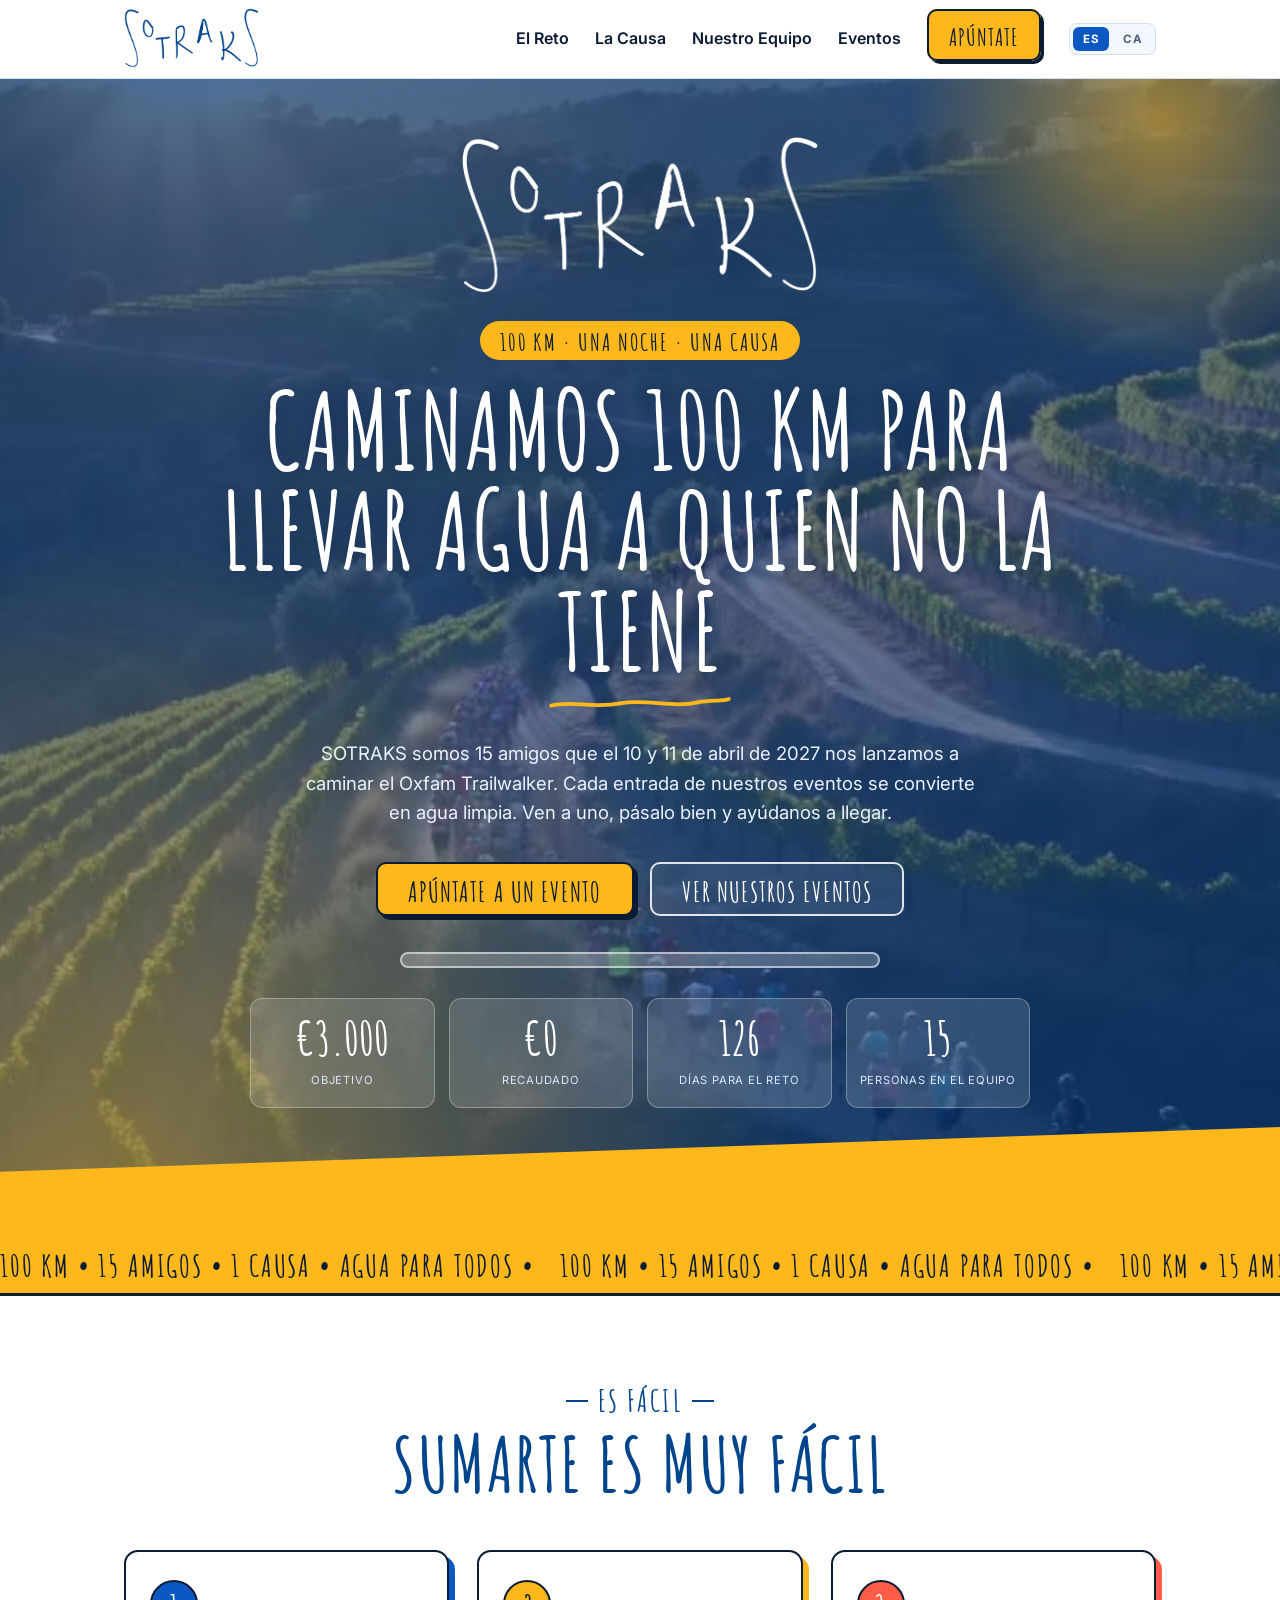
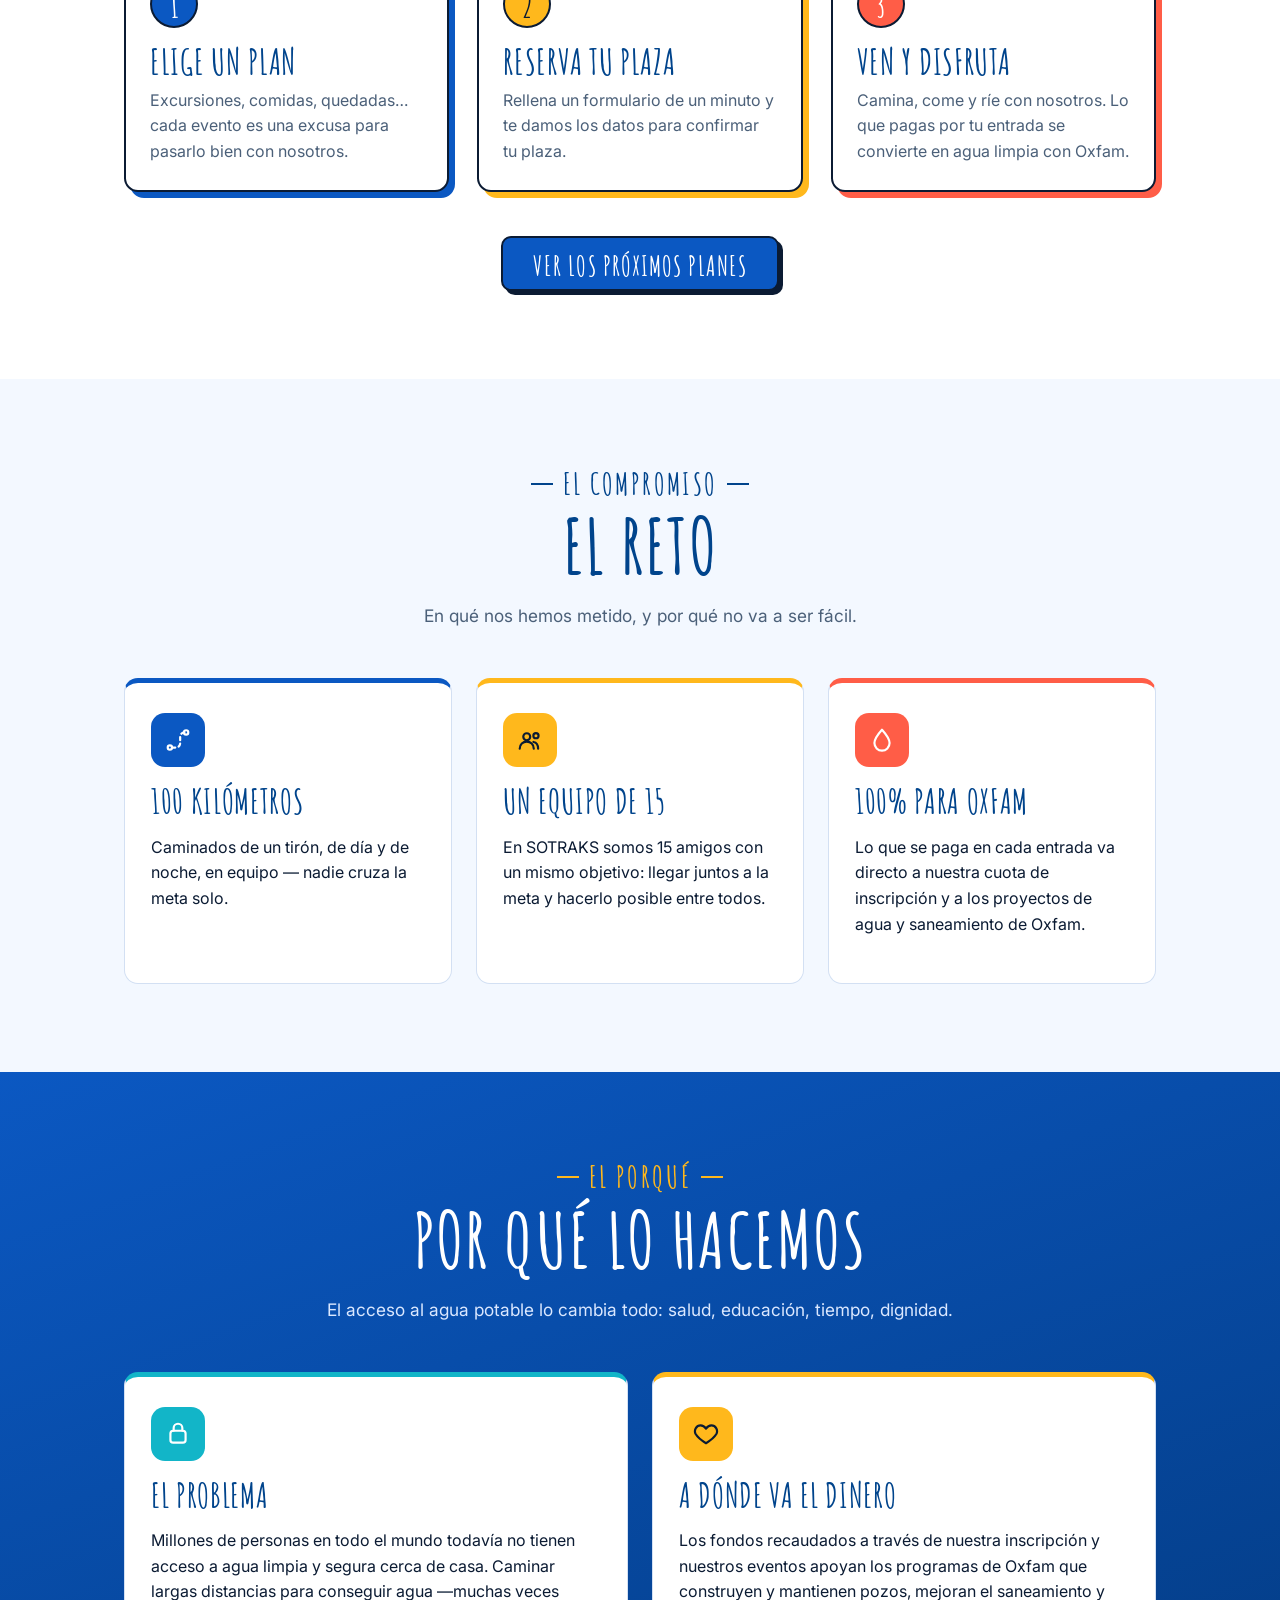
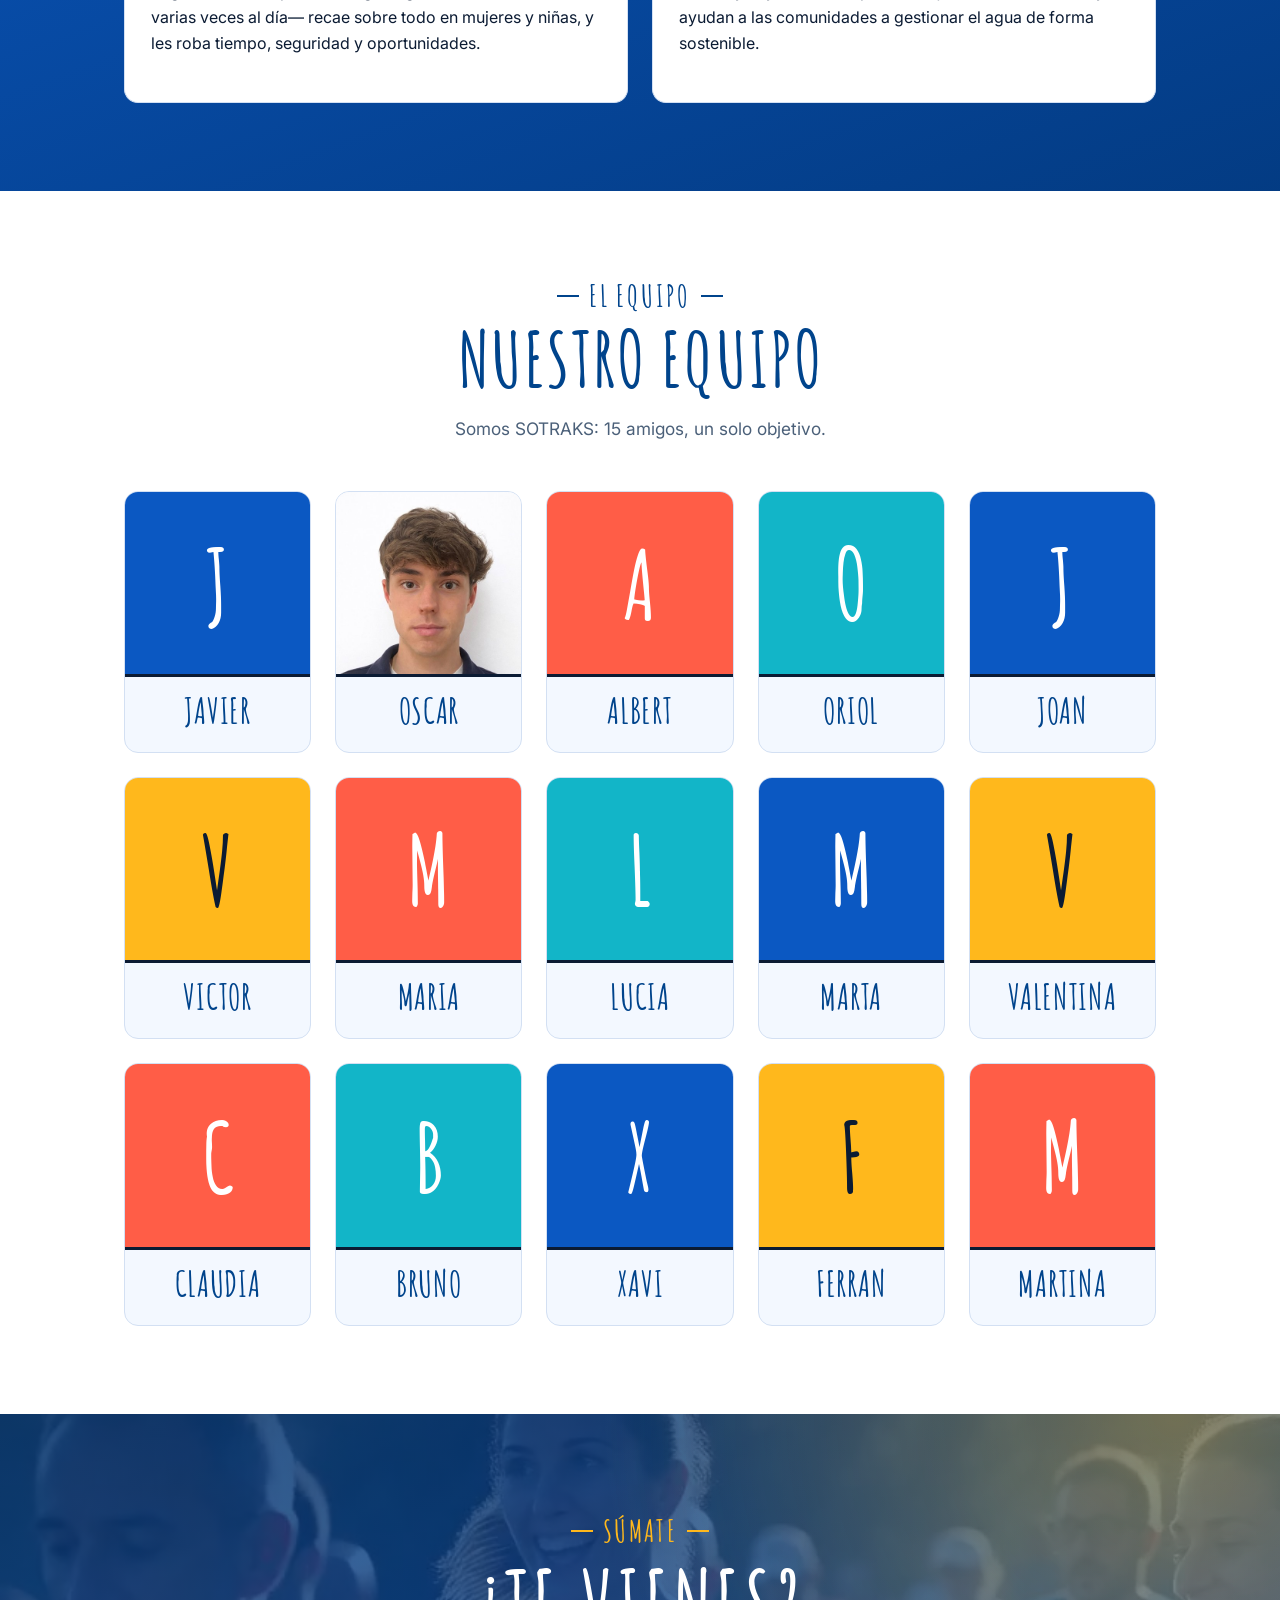
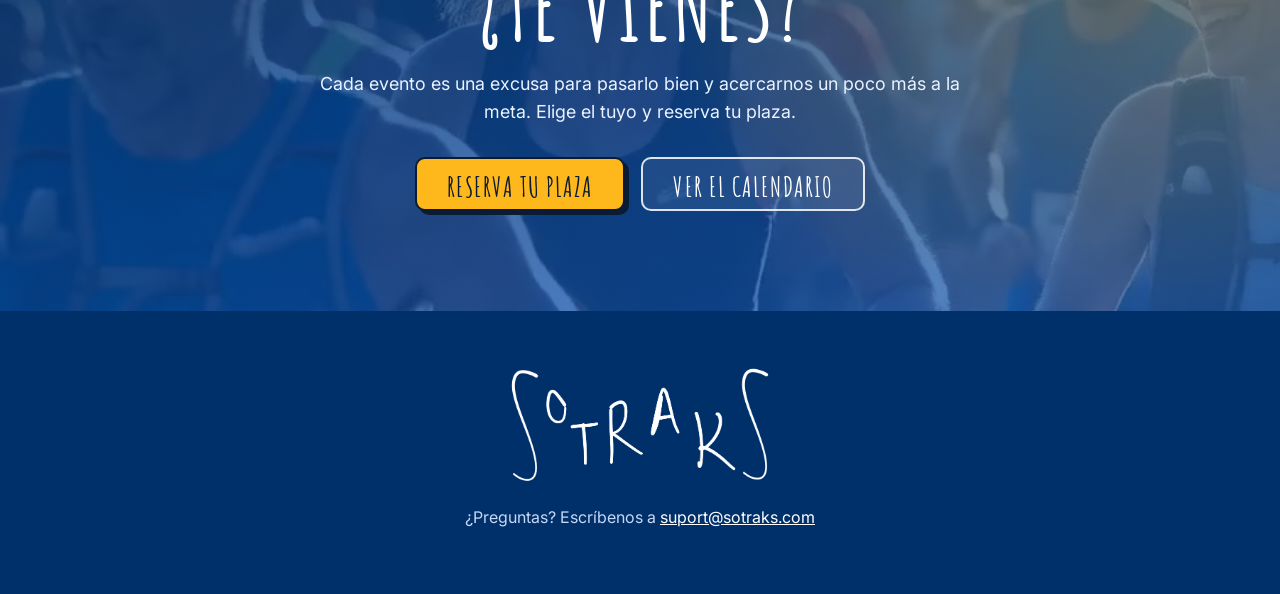
<file: index.html>
<!doctype html>
<html lang="es">
<head>
  <meta charset="UTF-8">
  <meta name="viewport" content="width=device-width, initial-scale=1.0">
  <title>SOTRAKS · Oxfam Trailwalker</title>
  <link rel="preconnect" href="https://fonts.googleapis.com">
  <link rel="preconnect" href="https://fonts.gstatic.com" crossorigin>
  <link href="https://fonts.googleapis.com/css2?family=Amatic+SC:wght@400;700&family=Space+Mono:wght@400;700&family=Inter:wght@400;500;600;700&display=swap" rel="stylesheet">
  <link rel="stylesheet" href="css/styles.css">
</head>
<body>

  <header class="site-header" data-site-header>
    <nav class="nav">
      <a class="brand" href="index.html"><img src="images/logo.png" alt="SOTRAKS"></a>
      <button class="nav-toggle" type="button" data-nav-toggle aria-label="Abrir menú" aria-expanded="false">
        <span></span><span></span><span></span>
      </button>
      <div class="nav-menu" data-nav-menu>
        <ul>
          <li><a href="index.html#challenge" data-i18n="nav.challenge"></a></li>
          <li><a href="index.html#cause" data-i18n="nav.cause"></a></li>
          <li><a href="index.html#team" data-i18n="nav.team"></a></li>
          <li><a href="events.html" data-i18n="nav.events"></a></li>
          <li class="cta-item"><a class="cta" data-i18n="nav.cta" href="inscripcion.html"></a></li>
        </ul>
        <div class="lang-switch" data-lang-switch>
          <button type="button" data-lang-btn="es">ES</button>
          <button type="button" data-lang-btn="ca">CA</button>
        </div>
      </div>
    </nav>
  </header>

  <section class="hero">
    <video class="hero-video" autoplay muted loop playsinline preload="auto" poster="video/hero-poster.jpg" aria-hidden="true">
      <source src="video/hero.mp4" type="video/mp4">
    </video>
    <div class="hero-overlay" aria-hidden="true"></div>
    <div class="container">
      <img class="hero-logo" src="images/logo-white.png" alt="SOTRAKS">
      <div class="eyebrow" data-i18n="hero.eyebrow"></div>
      <h1 data-i18n="hero.headline"></h1>
      <svg class="trail-underline" viewBox="0 0 220 26" aria-hidden="true">
        <path d="M5,15 C30,8 52,19 88,12 C118,7 150,18 178,11 C196,8 208,10 215,7" fill="none" stroke="currentColor" stroke-width="4.5" stroke-linecap="round"/>
      </svg>
      <p class="lead" data-i18n="hero.lead"></p>

      <div class="button-row">
        <a class="btn btn-primary" data-i18n="hero.ctaPrimary" href="inscripcion.html"></a>
        <a class="btn btn-secondary" href="events.html" data-i18n="hero.ctaSecondary"></a>
      </div>

      <div class="next-event" data-next-event hidden></div>

      <div class="progress-wrap">
        <div class="progress-bar" data-progress-bar style="width: 0%"></div>
      </div>

      <div class="hero-stats">
        <div class="stat">
          <span class="value" data-stat="goal">—</span>
          <span class="label" data-i18n="hero.statGoalLabel"></span>
        </div>
        <div class="stat">
          <span class="value" data-stat="raised">—</span>
          <span class="label" data-i18n="hero.statRaisedLabel"></span>
        </div>
        <div class="stat">
          <span class="value" data-stat="days">—</span>
          <span class="label" data-i18n="hero.statDaysLabel"></span>
        </div>
        <div class="stat">
          <span class="value" data-stat="team">—</span>
          <span class="label" data-i18n="hero.statTeamLabel"></span>
        </div>
      </div>
    </div>
    <div class="hero-cut to-sun" aria-hidden="true"></div>
  </section>

  <div class="ticker" aria-hidden="true">
    <div class="ticker-track">
      <span data-i18n="ticker.text"></span>
      <span data-i18n="ticker.text"></span>
      <span data-i18n="ticker.text"></span>
      <span data-i18n="ticker.text"></span>
      <span data-i18n="ticker.text"></span>
      <span data-i18n="ticker.text"></span>
      <span data-i18n="ticker.text"></span>
      <span data-i18n="ticker.text"></span>
    </div>
  </div>

  <section id="how" class="alt">
    <div class="container">
      <div class="section-heading reveal">
        <div class="kicker" data-i18n="how.kicker"></div>
        <h2 data-i18n="how.heading"></h2>
      </div>
      <div class="steps">
        <div class="step reveal">
          <div class="step-num">1</div>
          <h3 data-i18n="how.step1Title"></h3>
          <p data-i18n="how.step1Body"></p>
        </div>
        <div class="step reveal">
          <div class="step-num">2</div>
          <h3 data-i18n="how.step2Title"></h3>
          <p data-i18n="how.step2Body"></p>
        </div>
        <div class="step reveal">
          <div class="step-num">3</div>
          <h3 data-i18n="how.step3Title"></h3>
          <p data-i18n="how.step3Body"></p>
        </div>
      </div>
      <div class="center reveal">
        <a class="btn btn-solid" href="events.html" data-i18n="how.cta"></a>
      </div>
    </div>
  </section>

  <section id="challenge">
    <div class="container">
      <div class="section-heading reveal">
        <div class="kicker" data-i18n="challenge.kicker"></div>
        <h2 data-i18n="challenge.heading"></h2>
        <p data-i18n="challenge.subheading"></p>
      </div>
      <div class="grid cols-3">
        <div class="card reveal">
          <div class="icon-badge">
            <svg viewBox="0 0 24 24"><circle cx="4.5" cy="19" r="2"/><path d="M6.5 19h3.5a4 4 0 0 0 4-4V9a4 4 0 0 1 4-4h1.5" stroke-dasharray="3 3.2"/><circle cx="19.5" cy="5" r="2"/></svg>
          </div>
          <h3 data-i18n="challenge.card1Title"></h3>
          <p data-i18n="challenge.card1Body"></p>
        </div>
        <div class="card reveal">
          <div class="icon-badge">
            <svg viewBox="0 0 24 24"><circle cx="9" cy="9" r="3.2"/><path d="M2.5 20c0-4 3-6.5 6.5-6.5s6.5 2.5 6.5 6.5"/><circle cx="17.5" cy="8" r="2.4"/><path d="M15.2 13.8c2.7.5 4.3 2.5 4.3 6.2"/></svg>
          </div>
          <h3 data-i18n="challenge.card2Title"></h3>
          <p data-i18n="challenge.card2Body"></p>
        </div>
        <div class="card reveal">
          <div class="icon-badge">
            <svg viewBox="0 0 24 24"><path d="M12 2.5s7 7.8 7 12.3a7 7 0 1 1-14 0c0-4.5 7-12.3 7-12.3z"/></svg>
          </div>
          <h3 data-i18n="challenge.card3Title"></h3>
          <p data-i18n="challenge.card3Body"></p>
        </div>
      </div>
    </div>
  </section>

  <section id="cause" class="on-blue">
    <div class="container">
      <div class="section-heading reveal">
        <div class="kicker" data-i18n="cause.kicker"></div>
        <h2 data-i18n="cause.heading"></h2>
        <p data-i18n="cause.subheading"></p>
      </div>
      <div class="grid cols-2">
        <div class="card reveal">
          <div class="icon-badge">
            <svg viewBox="0 0 24 24"><rect x="5" y="9" width="14" height="11" rx="2.5"/><path d="M8 9V6.5a4 4 0 0 1 8 0V9"/></svg>
          </div>
          <h3 data-i18n="cause.problemTitle"></h3>
          <p data-i18n="cause.problemBody"></p>
        </div>
        <div class="card reveal">
          <div class="icon-badge">
            <svg viewBox="0 0 24 24"><path d="M12 20.5s-7.2-4.4-9.7-8.7C.7 8.3 3.2 4 7 4c2 0 3.6 1 5 3 1.4-2 3-3 5-3 3.8 0 6.3 4.3 4.7 7.8-2.5 4.3-9.7 8.7-9.7 8.7z"/></svg>
          </div>
          <h3 data-i18n="cause.moneyTitle"></h3>
          <p data-i18n="cause.moneyBody"></p>
        </div>
      </div>
    </div>
  </section>

  <section id="team" class="alt">
    <div class="container">
      <div class="section-heading reveal">
        <div class="kicker" data-i18n="team.kicker"></div>
        <h2 data-i18n="team.heading"></h2>
        <p data-i18n="team.subheading"></p>
      </div>
      <div class="grid cols-3" data-team-list></div>
    </div>
  </section>

  <section class="cta-band">
    <div class="container">
      <div class="section-heading reveal">
        <div class="kicker" data-i18n="helpSection.kicker"></div>
        <h2 data-i18n="helpSection.heading"></h2>
        <p data-i18n="helpSection.subheading"></p>
      </div>
      <div class="button-row reveal">
        <a class="btn btn-primary" data-i18n="helpSection.ctaPrimary" href="inscripcion.html"></a>
        <a class="btn btn-secondary" href="events.html" data-i18n="helpSection.ctaSecondary"></a>
      </div>
    </div>
  </section>

  <footer class="site-footer">
    <div class="container">
      <img class="footer-logo" src="images/logo-white.png" alt="SOTRAKS">
      <p><span data-i18n="footerHome.contact"></span> <a data-contact-email href="#"></a></p>
      <div class="socials" data-socials></div>
    </div>
  </footer>

  <script src="js/site.js"></script>
</body>
</html>
</file>
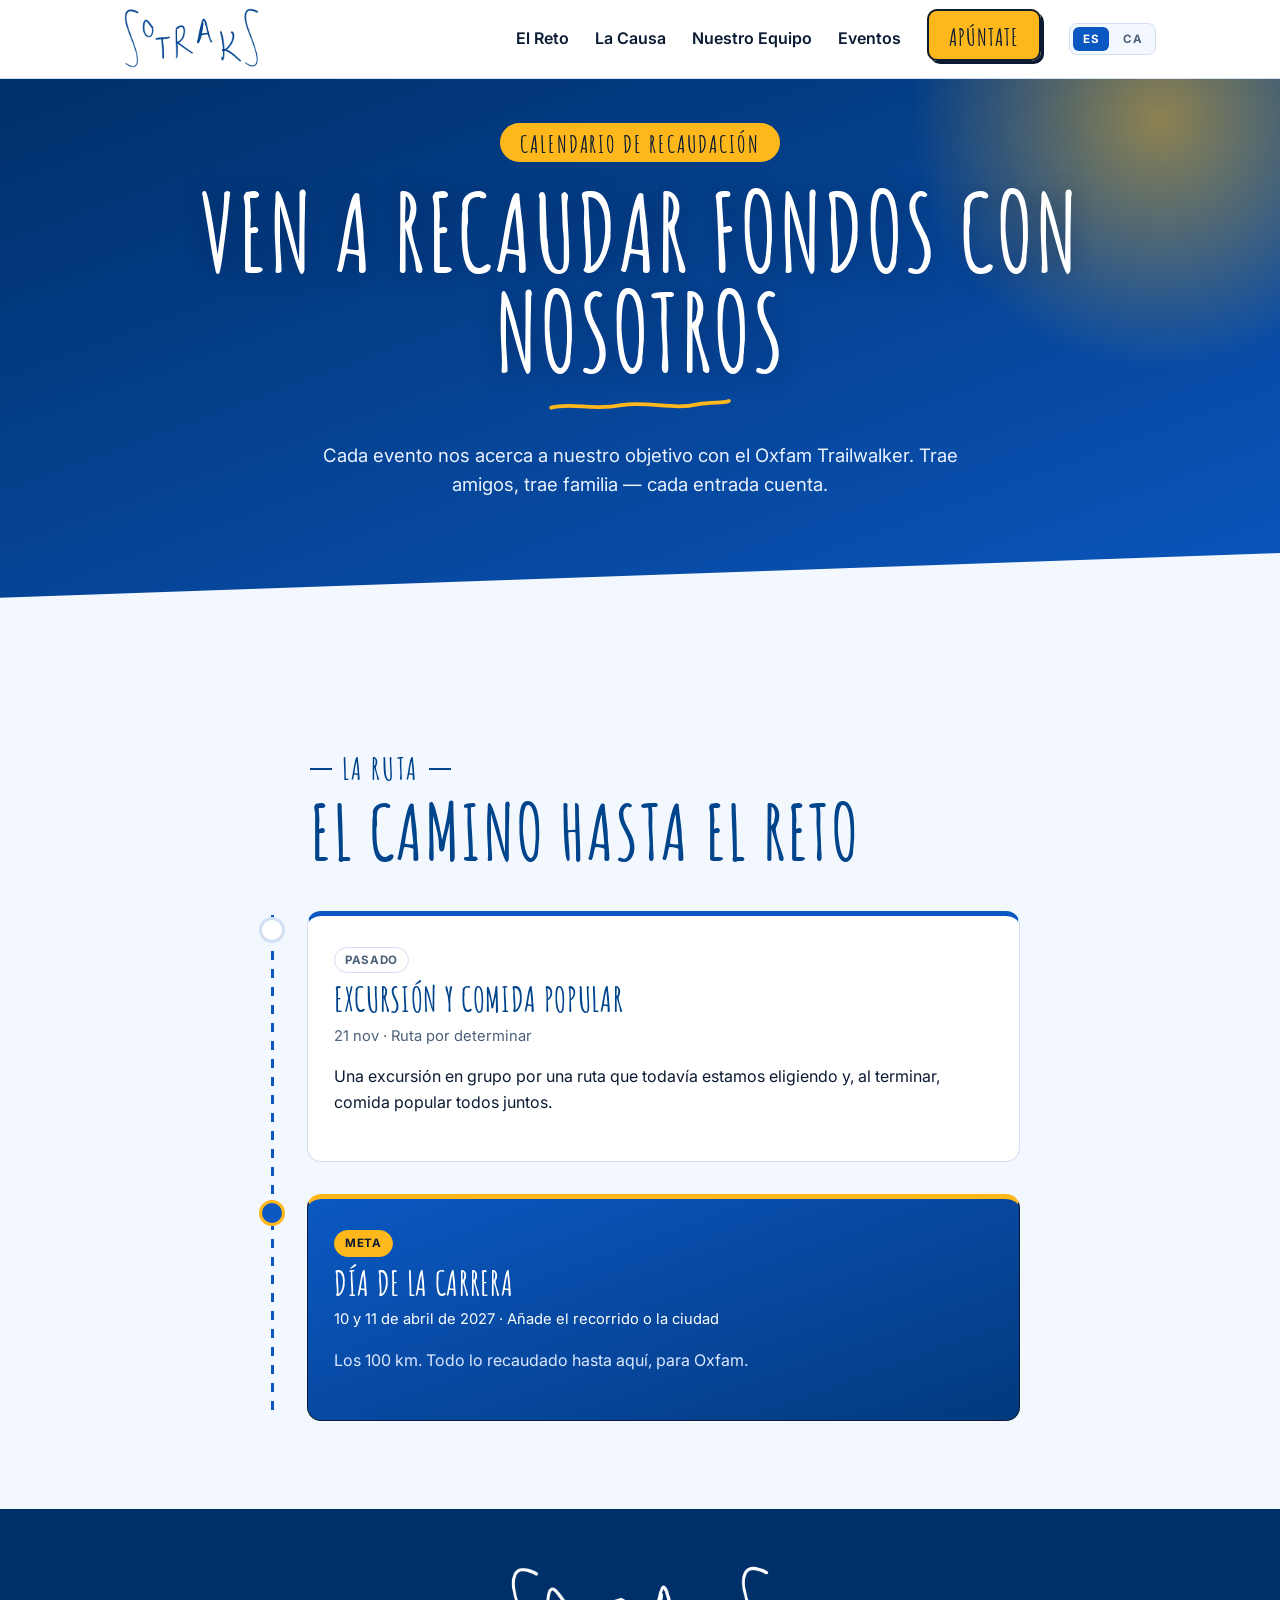
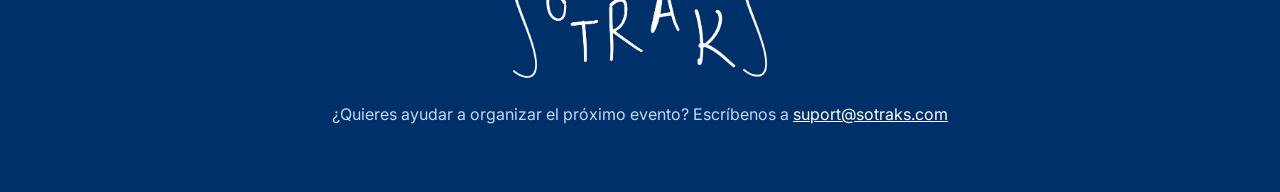
<file: events.html>
<!doctype html>
<html lang="es">
<head>
  <meta charset="UTF-8">
  <meta name="viewport" content="width=device-width, initial-scale=1.0">
  <title>SOTRAKS · Eventos</title>
  <link rel="preconnect" href="https://fonts.googleapis.com">
  <link rel="preconnect" href="https://fonts.gstatic.com" crossorigin>
  <link href="https://fonts.googleapis.com/css2?family=Amatic+SC:wght@400;700&family=Space+Mono:wght@400;700&family=Inter:wght@400;500;600;700&display=swap" rel="stylesheet">
  <link rel="stylesheet" href="css/styles.css">
</head>
<body>

  <header class="site-header" data-site-header>
    <nav class="nav">
      <a class="brand" href="index.html"><img src="images/logo.png" alt="SOTRAKS"></a>
      <button class="nav-toggle" type="button" data-nav-toggle aria-label="Abrir menú" aria-expanded="false">
        <span></span><span></span><span></span>
      </button>
      <div class="nav-menu" data-nav-menu>
        <ul>
          <li><a href="index.html#challenge" data-i18n="nav.challenge"></a></li>
          <li><a href="index.html#cause" data-i18n="nav.cause"></a></li>
          <li><a href="index.html#team" data-i18n="nav.team"></a></li>
          <li><a href="events.html" data-i18n="nav.events"></a></li>
          <li class="cta-item"><a class="cta" data-i18n="nav.cta" href="inscripcion.html"></a></li>
        </ul>
        <div class="lang-switch" data-lang-switch>
          <button type="button" data-lang-btn="es">ES</button>
          <button type="button" data-lang-btn="ca">CA</button>
        </div>
      </div>
    </nav>
  </header>

  <section class="hero hero-compact">
    <div class="container">
      <div class="eyebrow" data-i18n="eventsPage.eyebrow"></div>
      <h1 data-i18n="eventsPage.headline"></h1>
      <svg class="trail-underline" viewBox="0 0 220 26" aria-hidden="true">
        <path d="M5,15 C30,8 52,19 88,12 C118,7 150,18 178,11 C196,8 208,10 215,7" fill="none" stroke="currentColor" stroke-width="4.5" stroke-linecap="round"/>
      </svg>
      <p class="lead" data-i18n="eventsPage.lead"></p>
    </div>
    <div class="hero-cut" aria-hidden="true"></div>
  </section>

  <section>
    <div class="container">
      <div class="section-heading reveal" style="text-align:left; margin-bottom:40px;">
        <div class="kicker" data-i18n="eventsPage.kicker"></div>
        <h2 data-i18n="eventsPage.timelineHeading"></h2>
      </div>
      <div class="trail" data-timeline></div>
    </div>
  </section>

  <footer class="site-footer">
    <div class="container">
      <img class="footer-logo" src="images/logo-white.png" alt="SOTRAKS">
      <p><span data-i18n="eventsPage.footerContact"></span> <a data-contact-email href="#"></a></p>
      <div class="socials" data-socials></div>
    </div>
  </footer>

  <script src="js/site.js"></script>
  <script src="js/events.js"></script>
</body>
</html>
</file>
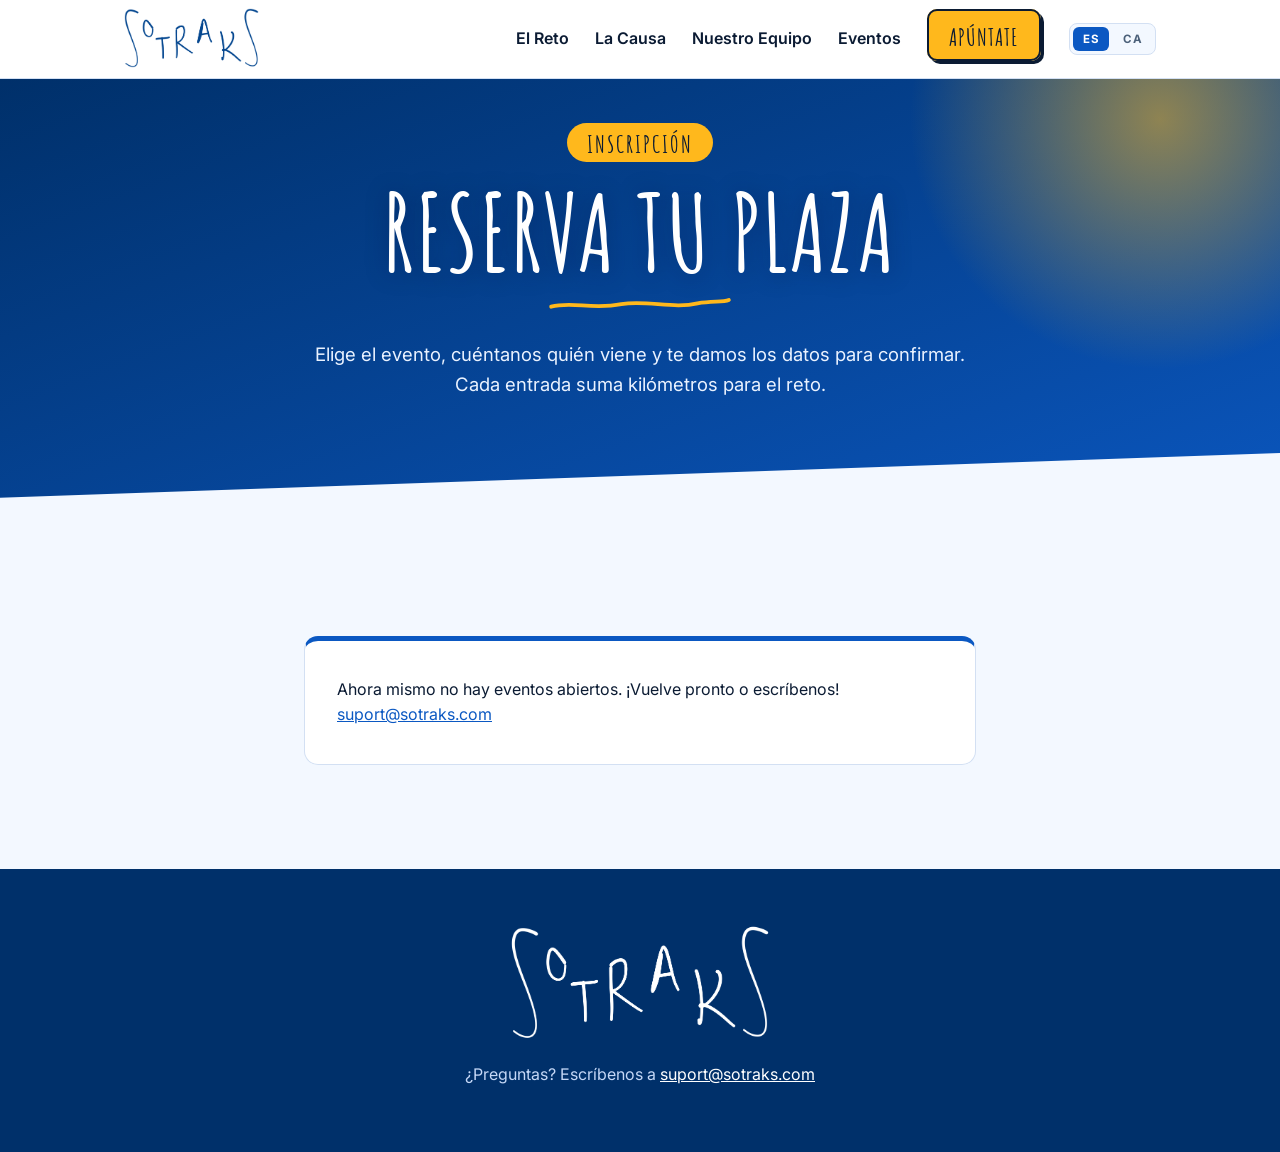
<file: inscripcion.html>
<!doctype html>
<html lang="es">
<head>
  <meta charset="UTF-8">
  <meta name="viewport" content="width=device-width, initial-scale=1.0">
  <title>SOTRAKS · Inscripción</title>
  <link rel="preconnect" href="https://fonts.googleapis.com">
  <link rel="preconnect" href="https://fonts.gstatic.com" crossorigin>
  <link href="https://fonts.googleapis.com/css2?family=Amatic+SC:wght@400;700&family=Space+Mono:wght@400;700&family=Inter:wght@400;500;600;700&display=swap" rel="stylesheet">
  <link rel="stylesheet" href="css/styles.css">
</head>
<body>

  <header class="site-header" data-site-header>
    <nav class="nav">
      <a class="brand" href="index.html"><img src="images/logo.png" alt="SOTRAKS"></a>
      <button class="nav-toggle" type="button" data-nav-toggle aria-label="Abrir menú" aria-expanded="false">
        <span></span><span></span><span></span>
      </button>
      <div class="nav-menu" data-nav-menu>
        <ul>
          <li><a href="index.html#challenge" data-i18n="nav.challenge"></a></li>
          <li><a href="index.html#cause" data-i18n="nav.cause"></a></li>
          <li><a href="index.html#team" data-i18n="nav.team"></a></li>
          <li><a href="events.html" data-i18n="nav.events"></a></li>
          <li class="cta-item"><a class="cta" data-i18n="nav.cta" href="inscripcion.html"></a></li>
        </ul>
        <div class="lang-switch" data-lang-switch>
          <button type="button" data-lang-btn="es">ES</button>
          <button type="button" data-lang-btn="ca">CA</button>
        </div>
      </div>
    </nav>
  </header>

  <section class="hero hero-compact">
    <div class="container">
      <div class="eyebrow" data-i18n="signup.eyebrow"></div>
      <h1 data-i18n="signup.headline"></h1>
      <svg class="trail-underline" viewBox="0 0 220 26" aria-hidden="true">
        <path d="M5,15 C30,8 52,19 88,12 C118,7 150,18 178,11 C196,8 208,10 215,7" fill="none" stroke="currentColor" stroke-width="4.5" stroke-linecap="round"/>
      </svg>
      <p class="lead" data-i18n="signup.lead"></p>
    </div>
    <div class="hero-cut" aria-hidden="true"></div>
  </section>

  <section class="signup">
    <div class="container narrow">

      <p class="form-card" data-no-events hidden><span data-i18n="signup.noEvents"></span> <a data-contact-email href="#"></a></p>

      <div class="form-card" data-step-form>
        <div class="kicker" data-i18n="signup.kicker"></div>
        <h2 data-i18n="signup.formHeading"></h2>

        <form data-signup-form>
          <div class="field">
            <label for="event" data-i18n="signup.eventLabel"></label>
            <select id="event" required>
              <option value="" data-i18n="signup.eventPlaceholder"></option>
            </select>
          </div>

          <div class="field">
            <label for="fullName" data-i18n="signup.nameLabel"></label>
            <input id="fullName" type="text" autocomplete="name" required>
          </div>

          <div class="field-row">
            <div class="field">
              <label for="email" data-i18n="signup.emailLabel"></label>
              <input id="email" type="email" autocomplete="email" required>
            </div>
            <div class="field">
              <label for="phone" data-i18n="signup.phoneLabel"></label>
              <input id="phone" type="tel" autocomplete="tel">
            </div>
          </div>

          <div class="field field-small">
            <label for="people" data-i18n="signup.peopleLabel"></label>
            <input id="people" type="number" min="1" max="20" value="1" required>
          </div>

          <div class="field">
            <label for="allergies" data-i18n="signup.allergiesLabel"></label>
            <input id="allergies" type="text">
          </div>

          <div class="field">
            <label for="heard" data-i18n="signup.heardLabel"></label>
            <select id="heard">
              <option value="" data-i18n="signup.heardPlaceholder"></option>
              <option value="1" data-i18n="signup.heard1"></option>
              <option value="2" data-i18n="signup.heard2"></option>
              <option value="3" data-i18n="signup.heard3"></option>
              <option value="4" data-i18n="signup.heard4"></option>
              <option value="5" data-i18n="signup.heard5"></option>
            </select>
          </div>

          <div class="field">
            <label for="comment" data-i18n="signup.commentLabel"></label>
            <textarea id="comment" rows="3"></textarea>
          </div>

          <p class="form-note" data-i18n="signup.privacy"></p>

          <button class="btn btn-solid" type="submit" data-i18n="signup.submit"></button>
        </form>
      </div>

      <div class="form-card" data-step-pay hidden>
        <div data-pay-panel></div>
      </div>

    </div>
  </section>

  <footer class="site-footer">
    <div class="container">
      <img class="footer-logo" src="images/logo-white.png" alt="SOTRAKS">
      <p><span data-i18n="footerHome.contact"></span> <a data-contact-email href="#"></a></p>
      <div class="socials" data-socials></div>
    </div>
  </footer>

  <script src="js/site.js"></script>
  <script src="js/signup.js"></script>
</body>
</html>
</file>
<file: css/styles.css>
:root {
  --ink: #0b1b33;
  --navy: #00448c;
  --blue: #0b58c2;
  --blue-deep: #00306a;
  --sun: #ffb81c;
  --coral: #ff5d47;
  --aqua: #12b5c8;
  --steel: #b9d4ff;
  --white: #ffffff;
  --paper: #f3f8ff;
  --line: #d3e0f3;
  --muted: #4b6079;
  --radius: 14px;
  --font-display: "Amatic SC", "Arial Narrow", "Inter", sans-serif;
  --font-body: "Inter", "Segoe UI", system-ui, -apple-system, sans-serif;
  --font-mono: "Space Mono", "SFMono-Regular", Menlo, monospace;
}

* { box-sizing: border-box; }

html { scroll-behavior: smooth; }

body {
  margin: 0;
  font-family: var(--font-body);
  color: var(--ink);
  background: var(--paper);
  line-height: 1.6;
}

h1, h2, h3 {
  font-family: var(--font-display);
  font-weight: 700;
  text-transform: uppercase;
  letter-spacing: 0.02em;
  color: var(--navy);
  line-height: 1;
  margin-top: 0;
}

h1 { font-size: 3.6rem; }
h2 { font-size: 3rem; }
h3 { font-size: 1.9rem; }

a { color: var(--blue); }

img { max-width: 100%; display: block; }

.container {
  max-width: 1080px;
  margin: 0 auto;
  padding: 0 24px;
}

.center { text-align: center; }

/* Kicker tag: small label flanked by hairlines */
.kicker {
  display: inline-flex;
  align-items: center;
  gap: 10px;
  font-family: var(--font-display);
  font-size: 1.85rem;
  font-weight: 700;
  letter-spacing: 0.08em;
  text-transform: uppercase;
  color: var(--navy);
  line-height: 1;
  margin-bottom: 10px;
}

.kicker::before,
.kicker::after {
  content: "";
  width: 22px;
  height: 2px;
  background: currentColor;
}

/* Reveal-on-scroll */
.reveal {
  opacity: 0;
  transform: translateY(24px);
  transition: opacity 0.6s ease, transform 0.6s ease;
}

.reveal.visible {
  opacity: 1;
  transform: none;
}

@keyframes rise {
  from { opacity: 0; transform: translateY(22px); }
  to { opacity: 1; transform: none; }
}

@keyframes marquee {
  to { transform: translateX(-50%); }
}

@media (prefers-reduced-motion: reduce) {
  .reveal { opacity: 1; transform: none; transition: none; }
  .hero .container > * { animation: none !important; }
  .ticker-track { animation: none !important; }
}

/* Nav */
.site-header {
  background: var(--white);
  color: var(--ink);
  position: sticky;
  top: 0;
  z-index: 20;
  border-bottom: 1px solid var(--line);
  transition: box-shadow 0.25s ease;
}

.site-header.scrolled {
  box-shadow: 0 8px 20px rgba(11, 27, 51, 0.1);
}

.nav {
  display: flex;
  align-items: center;
  justify-content: space-between;
  padding: 8px 24px;
  max-width: 1080px;
  margin: 0 auto;
  position: relative;
}

.nav .brand {
  display: flex;
  align-items: center;
  text-decoration: none;
}

.nav .brand img {
  height: 60px;
  width: auto;
  display: block;
}

.nav-menu {
  display: flex;
  align-items: center;
  gap: 28px;
}

.nav ul {
  list-style: none;
  display: flex;
  align-items: center;
  gap: 26px;
  margin: 0;
  padding: 0;
}

.nav a {
  color: var(--ink);
  text-decoration: none;
  font-weight: 600;
  background-image: linear-gradient(var(--blue), var(--blue));
  background-repeat: no-repeat;
  background-position: 0 100%;
  background-size: 0% 2px;
  transition: background-size 0.2s ease, color 0.2s ease;
  padding-bottom: 2px;
}

.nav a:hover {
  color: var(--blue);
  background-size: 100% 2px;
}

.nav .cta {
  background: var(--sun);
  color: var(--ink);
  font-weight: 700;
  font-family: var(--font-display);
  font-size: 1.5rem;
  letter-spacing: 0.04em;
  text-transform: uppercase;
  line-height: 1;
  padding: 11px 20px 7px;
  border: 2px solid var(--ink);
  border-radius: 10px;
  box-shadow: 3px 3px 0 var(--ink);
  background-image: none;
  transition: transform 0.15s ease, box-shadow 0.15s ease;
}

.nav .cta:hover {
  color: var(--ink);
  transform: translate(-2px, -2px);
  box-shadow: 5px 5px 0 var(--ink);
}

.lang-switch {
  display: flex;
  gap: 4px;
  background: var(--paper);
  border: 1px solid var(--line);
  border-radius: 8px;
  padding: 3px;
  flex-shrink: 0;
}

.lang-switch button {
  border: none;
  background: transparent;
  color: var(--muted);
  font-family: var(--font-body);
  font-weight: 700;
  font-size: 0.72rem;
  letter-spacing: 0.04em;
  padding: 5px 10px;
  border-radius: 6px;
  cursor: pointer;
  transition: background 0.15s ease, color 0.15s ease;
}

.lang-switch button.active {
  background: var(--blue);
  color: var(--white);
}

.nav-toggle {
  display: none;
  flex-direction: column;
  justify-content: center;
  gap: 5px;
  width: 34px;
  height: 34px;
  border: none;
  background: transparent;
  cursor: pointer;
  padding: 0;
}

.nav-toggle span {
  display: block;
  height: 3px;
  border-radius: 2px;
  background: var(--blue-deep);
  transition: transform 0.25s ease, opacity 0.25s ease;
}

.nav-toggle.open span:nth-child(1) { transform: translateY(8px) rotate(45deg); }
.nav-toggle.open span:nth-child(2) { opacity: 0; }
.nav-toggle.open span:nth-child(3) { transform: translateY(-8px) rotate(-45deg); }

/* Hero */
.hero {
  position: relative;
  overflow: hidden;
  background: linear-gradient(160deg, var(--blue-deep) 0%, var(--blue) 100%);
  color: var(--white);
  padding: 56px 24px 130px;
  text-align: center;
}

/* warm sunrise glow, like the light in the video */
.hero::before {
  content: "";
  position: absolute;
  width: 520px;
  height: 520px;
  border-radius: 50%;
  background: radial-gradient(circle, rgba(255, 184, 28, 0.55) 0%, rgba(255, 184, 28, 0) 68%);
  top: -220px;
  right: -140px;
  pointer-events: none;
  z-index: 1;
}

.hero-video {
  position: absolute;
  inset: 0;
  width: 100%;
  height: 100%;
  object-fit: cover;
  z-index: 0;
  /* slight zoom from the bottom-right pushes the generator's corner badge out of view */
  transform: scale(1.15);
  transform-origin: 100% 100%;
}

.hero-overlay {
  position: absolute;
  inset: 0;
  background:
    radial-gradient(circle at 8% 100%, rgba(255, 184, 28, 0.5), transparent 42%),
    linear-gradient(160deg, rgba(0, 48, 106, 0.7) 0%, rgba(11, 88, 194, 0.4) 55%, rgba(0, 48, 106, 0.8) 100%);
  z-index: 0;
}

.hero-cut {
  position: absolute;
  left: -5%;
  right: -5%;
  bottom: -4vw;
  height: calc(64px + 4vw);
  background: var(--paper);
  transform: skewY(-2deg);
  transform-origin: bottom left;
  z-index: 2;
}

.hero-cut.to-sun { background: var(--sun); }

.hero .container { position: relative; z-index: 2; }

.hero-compact { padding-top: 44px; }
.hero-compact h1 { font-size: clamp(3.2rem, 7.5vw, 5.2rem); }

.hero .container > * { animation: rise 0.8s cubic-bezier(0.2, 0.7, 0.2, 1) both; }
.hero .container > *:nth-child(1) { animation-delay: 0.05s; }
.hero .container > *:nth-child(2) { animation-delay: 0.15s; }
.hero .container > *:nth-child(3) { animation-delay: 0.25s; }
.hero .container > *:nth-child(4) { animation-delay: 0.3s; }
.hero .container > *:nth-child(5) { animation-delay: 0.4s; }
.hero .container > *:nth-child(6) { animation-delay: 0.5s; }
.hero .container > *:nth-child(7) { animation-delay: 0.6s; }
.hero .container > *:nth-child(8) { animation-delay: 0.7s; }
.hero .container > *:nth-child(9) { animation-delay: 0.8s; }

.hero-logo {
  width: min(360px, 74vw);
  height: auto;
  margin: 0 auto 26px;
  filter: drop-shadow(0 4px 18px rgba(4, 20, 60, 0.45));
}

.hero .eyebrow {
  display: inline-block;
  background: var(--sun);
  color: var(--ink);
  font-family: var(--font-display);
  text-transform: uppercase;
  letter-spacing: 0.08em;
  font-size: 1.5rem;
  font-weight: 700;
  line-height: 1;
  padding: 9px 20px 6px;
  border-radius: 999px;
  margin-bottom: 20px;
}

.hero h1 {
  color: var(--white);
  font-size: clamp(3.6rem, 9vw, 6.6rem);
  line-height: 0.95;
  letter-spacing: 0.015em;
  max-width: 900px;
  margin: 0 auto 12px;
  text-shadow: 0 2px 22px rgba(4, 20, 60, 0.35);
}

.trail-underline {
  display: block;
  margin: 0 auto 24px;
  width: 200px;
  height: 22px;
  color: var(--sun);
}

.hero p.lead {
  max-width: 680px;
  margin: 0 auto 34px;
  color: #eaf2ff;
  font-size: 1.16rem;
}

.button-row {
  display: flex;
  gap: 16px;
  justify-content: center;
  flex-wrap: wrap;
  margin-bottom: 36px;
}

.btn {
  display: inline-block;
  padding: 14px 30px 9px;
  border-radius: 10px;
  text-decoration: none;
  font-family: var(--font-display);
  font-weight: 700;
  font-size: 1.7rem;
  letter-spacing: 0.04em;
  text-transform: uppercase;
  line-height: 1;
  border: 2px solid transparent;
  transition: transform 0.15s ease, box-shadow 0.15s ease, background 0.15s ease, color 0.15s ease;
}

.btn-primary {
  background: var(--sun);
  color: var(--ink);
  border-color: var(--ink);
  box-shadow: 4px 4px 0 var(--ink);
}

.btn-primary:hover {
  transform: translate(-2px, -2px);
  box-shadow: 6px 6px 0 var(--ink);
}

.btn-secondary {
  background: rgba(255, 255, 255, 0.08);
  color: var(--white);
  border-color: rgba(255, 255, 255, 0.85);
}

.btn-secondary:hover {
  transform: translate(-2px, -2px);
  background: var(--white);
  color: var(--blue-deep);
}

.btn-outline {
  background: transparent;
  color: var(--blue);
  border-color: var(--blue);
}

.btn-outline:hover {
  background: var(--blue);
  color: var(--white);
  transform: translate(-2px, -2px);
  box-shadow: 4px 4px 0 var(--ink);
}

/* Next event strip (home hero) */
.next-event {
  display: flex;
  align-items: center;
  justify-content: center;
  gap: 18px;
  flex-wrap: wrap;
  max-width: 740px;
  margin: 0 auto 32px;
  padding: 14px 20px;
  background: var(--white);
  color: var(--ink);
  border: 2px solid var(--ink);
  border-radius: var(--radius);
  box-shadow: 6px 6px 0 rgba(11, 27, 51, 0.85);
  text-align: left;
}

.date-chip {
  background: var(--sun);
  color: var(--ink);
  border: 2px solid var(--ink);
  border-radius: 10px;
  padding: 6px 12px;
  text-align: center;
  line-height: 1.1;
  min-width: 62px;
}

.date-chip b {
  display: block;
  font-family: var(--font-display);
  font-size: 2.3rem;
  line-height: 0.9;
}

.date-chip span {
  font-size: 0.7rem;
  font-weight: 700;
  letter-spacing: 0.08em;
}

.ne-text { flex: 1 1 220px; }

.ne-label {
  font-size: 0.7rem;
  font-weight: 700;
  text-transform: uppercase;
  letter-spacing: 0.12em;
  color: var(--blue);
}

.ne-text strong {
  display: block;
  font-family: var(--font-display);
  font-size: 1.9rem;
  text-transform: uppercase;
  letter-spacing: 0.02em;
  line-height: 1;
}

.ne-text span { color: var(--muted); font-size: 0.9rem; }

/* Progress bar */
.progress-wrap {
  position: relative;
  background: rgba(255, 255, 255, 0.22);
  border: 2px solid rgba(255, 255, 255, 0.55);
  border-radius: 999px;
  overflow: hidden;
  height: 16px;
  max-width: 480px;
  margin: 0 auto 30px;
}

.progress-bar {
  position: relative;
  height: 100%;
  width: 0%;
  background: var(--sun);
  border-radius: 999px;
  transition: width 1.1s cubic-bezier(0.22, 1, 0.36, 1);
}

/* Hero stats */
.hero-stats {
  display: grid;
  grid-template-columns: repeat(4, 1fr);
  gap: 14px;
  max-width: 780px;
  margin: 0 auto;
}

.hero-stats .stat {
  background: rgba(255, 255, 255, 0.14);
  border: 1px solid rgba(255, 255, 255, 0.3);
  border-radius: 12px;
  padding: 16px 10px;
  backdrop-filter: blur(4px);
}

.hero-stats .stat .value {
  font-family: var(--font-display);
  font-size: 2.9rem;
  font-weight: 700;
  color: var(--white);
  display: block;
  line-height: 1;
  padding-bottom: 4px;
}

.hero-stats .stat .label {
  color: #dbe8ff;
  font-size: 0.7rem;
  text-transform: uppercase;
  letter-spacing: 0.07em;
}

/* Ticker */
.ticker {
  background: var(--sun);
  color: var(--ink);
  overflow: hidden;
  white-space: nowrap;
  padding: 12px 0 8px;
  border-bottom: 3px solid var(--ink);
}

.ticker-track {
  display: inline-flex;
  animation: marquee 34s linear infinite;
  will-change: transform;
}

.ticker-track span {
  font-family: var(--font-display);
  font-weight: 700;
  font-size: 1.9rem;
  line-height: 1;
  text-transform: uppercase;
  letter-spacing: 0.06em;
  padding-right: 1.6rem;
}

/* Sections */
section {
  padding: 88px 0;
}

section.alt { background: var(--white); }

section.on-blue {
  background: linear-gradient(160deg, var(--blue) 0%, var(--blue-deep) 140%);
  color: var(--white);
}

section.on-blue .section-heading h2 { color: var(--white); }
section.on-blue .section-heading p { color: #dbe8ff; }
section.on-blue .kicker { color: var(--sun); }

.section-heading {
  text-align: center;
  max-width: 660px;
  margin: 0 auto 48px;
}

.section-heading h2 {
  font-size: clamp(3.2rem, 7vw, 4.8rem);
  letter-spacing: 0.02em;
  margin-bottom: 8px;
}

.section-heading p { color: var(--muted); font-size: 1.08rem; }

.grid {
  display: grid;
  gap: 24px;
}

.grid.cols-2 { grid-template-columns: repeat(auto-fit, minmax(280px, 1fr)); }
.grid.cols-3 { grid-template-columns: repeat(auto-fit, minmax(220px, 1fr)); }

/* Rotating accent colours for cards, steps, avatars */
.grid > .card:nth-child(4n+1), .steps > .step:nth-child(4n+1) { --tone: var(--blue); --tone-ink: var(--white); }
.grid > .card:nth-child(4n+2), .steps > .step:nth-child(4n+2) { --tone: var(--sun); --tone-ink: var(--ink); }
.grid > .card:nth-child(4n+3), .steps > .step:nth-child(4n+3) { --tone: var(--coral); --tone-ink: var(--white); }
.grid > .card:nth-child(4n+4), .steps > .step:nth-child(4n+4) { --tone: var(--aqua); --tone-ink: var(--white); }

section.on-blue .grid > .card:nth-child(4n+1) { --tone: var(--aqua); }

.card {
  --tone: var(--blue);
  --tone-ink: var(--white);
  background: var(--white);
  color: var(--ink);
  border: 1px solid var(--line);
  border-top: 5px solid var(--tone);
  border-radius: var(--radius);
  padding: 30px 26px;
  transition: transform 0.2s ease, box-shadow 0.2s ease, border-color 0.2s ease;
}

.card:hover {
  transform: translate(-4px, -4px);
  box-shadow: 6px 6px 0 var(--ink);
  border-color: var(--ink);
  border-top-color: var(--tone);
}

section.alt .card { background: var(--paper); }

.card h3 { margin-bottom: 8px; font-size: 2.1rem; }

.icon-badge {
  width: 54px;
  height: 54px;
  border-radius: 14px;
  background: var(--tone);
  color: var(--tone-ink);
  display: flex;
  align-items: center;
  justify-content: center;
  margin-bottom: 18px;
}

.icon-badge svg {
  width: 26px;
  height: 26px;
  fill: none;
  stroke: currentColor;
  stroke-width: 2;
  stroke-linecap: round;
  stroke-linejoin: round;
}

/* How it works */
.steps {
  display: grid;
  grid-template-columns: repeat(auto-fit, minmax(240px, 1fr));
  gap: 28px;
}

.step {
  --tone: var(--blue);
  --tone-ink: var(--white);
  background: var(--white);
  border: 2px solid var(--ink);
  border-radius: var(--radius);
  box-shadow: 6px 6px 0 var(--tone);
  padding: 28px 24px 26px;
}

.step-num {
  width: 48px;
  height: 48px;
  border-radius: 50%;
  background: var(--tone);
  color: var(--tone-ink);
  border: 2px solid var(--ink);
  display: grid;
  place-items: center;
  font-family: var(--font-display);
  font-weight: 700;
  font-size: 2rem;
  line-height: 1;
  padding-top: 4px;
  margin-bottom: 16px;
}

.step h3 { font-size: 2.2rem; margin-bottom: 8px; }
.step p { margin: 0; color: var(--muted); }

.steps + .center { margin-top: 44px; }

/* Team */
.team-card {
  text-align: center;
  position: relative;
  padding: 0;
  overflow: hidden;
  border-top: 1px solid var(--line);
}

.team-photo {
  width: 100%;
  aspect-ratio: 1 / 1;
  background: var(--tone);
  color: var(--tone-ink);
  border-bottom: 3px solid var(--ink);
  display: flex;
  align-items: center;
  justify-content: center;
  font-family: var(--font-display);
  font-weight: 700;
  font-size: 6rem;
  line-height: 1;
  overflow: hidden;
}

.team-photo img {
  width: 100%;
  height: 100%;
  object-fit: cover;
  object-position: center;
  display: block;
}

.team-body { padding: 16px 14px 20px; }
.team-body h3 { margin: 0 0 4px; font-size: 2.2rem; }
.team-body p { margin: 8px 0 0; font-size: 0.92rem; color: var(--muted); }

.grid[data-team-list] { grid-template-columns: repeat(auto-fill, minmax(170px, 1fr)); }

/* Trail timeline (events page) */
.trail {
  position: relative;
  max-width: 760px;
  margin: 0 auto;
}

.trail-line {
  position: absolute;
  left: 11px;
  top: 4px;
  bottom: 4px;
  width: 3px;
  background-image: linear-gradient(to bottom, var(--blue) 0 9px, transparent 9px 18px);
  background-size: 3px 18px;
  background-repeat: repeat-y;
}

.trail-item {
  position: relative;
  display: flex;
  gap: 22px;
  align-items: flex-start;
  padding-bottom: 32px;
}

.trail-item:last-child { padding-bottom: 0; }

.trail-node {
  position: relative;
  z-index: 1;
  flex: 0 0 26px;
  width: 26px;
  height: 26px;
  margin-top: 6px;
  margin-left: -1px;
  border-radius: 50%;
  background: var(--white);
  border: 3px solid var(--line);
}

.trail-item.is-upcoming .trail-node { border-color: var(--ink); background: var(--sun); }

.trail-item.is-finish .trail-node {
  border-color: var(--sun);
  background: var(--blue);
}

.trail-item .event-card { flex: 1; margin-top: 0; }

/* Events */
.event-card { width: 100%; }

.finish-card {
  background: linear-gradient(160deg, var(--blue) 0%, var(--blue-deep) 130%);
  border-color: var(--ink);
  border-top-color: var(--sun);
}

.finish-card h3,
.finish-card .event-meta { color: var(--white); }

.finish-card p { color: #dbe8ff; }

.finish-card .event-status {
  background: var(--sun);
  border-color: var(--sun);
  color: var(--ink);
}

.event-body h3 { margin-bottom: 4px; }

.event-meta {
  color: var(--muted);
  font-size: 0.92rem;
  margin-bottom: 8px;
}

.event-status {
  display: inline-block;
  font-size: 0.72rem;
  font-weight: 700;
  text-transform: uppercase;
  letter-spacing: 0.06em;
  padding: 3px 10px;
  border-radius: 999px;
  border: 1px solid;
  margin-bottom: 10px;
}

.event-status.upcoming { border-color: var(--blue); color: var(--blue); background: #e8f1ff; }
.event-status.past { border-color: var(--line); color: var(--muted); }

.empty-state {
  text-align: center;
  color: var(--muted);
  padding: 48px 0;
}

/* Closing call-to-action band */
.cta-band {
  position: relative;
  overflow: hidden;
  background: var(--blue-deep) url("../images/corredores.jpg") center / cover no-repeat;
  color: var(--white);
  text-align: center;
  padding: 100px 0;
}

.cta-band::before {
  content: "";
  position: absolute;
  inset: 0;
  background:
    radial-gradient(circle at 92% 0%, rgba(255, 184, 28, 0.4), transparent 45%),
    linear-gradient(160deg, rgba(0, 48, 106, 0.84), rgba(11, 88, 194, 0.7));
}

.cta-band .container { position: relative; }
.cta-band .section-heading { margin-bottom: 30px; }
.cta-band .section-heading h2 { color: var(--white); font-size: clamp(3.8rem, 9vw, 6rem); }
.cta-band .section-heading p { color: #eaf2ff; font-size: 1.12rem; }
.cta-band .kicker { color: var(--sun); }
.cta-band .button-row { margin-bottom: 0; }

/* Footer */
.site-footer {
  background: var(--blue-deep);
  color: #c5d8f7;
  padding: 56px 0 48px;
  text-align: center;
}

.footer-logo {
  width: min(260px, 70vw);
  height: auto;
  margin: 0 auto 22px;
}

.site-footer a { color: var(--white); }

.site-footer .socials {
  display: flex;
  gap: 20px;
  justify-content: center;
  margin-top: 16px;
}

/* Buttons: solid + small */
[hidden] { display: none !important; }

button.btn { cursor: pointer; }

.btn-solid {
  background: var(--blue);
  color: var(--white);
  border-color: var(--ink);
  box-shadow: 4px 4px 0 var(--ink);
}

.btn-solid:hover {
  transform: translate(-2px, -2px);
  box-shadow: 6px 6px 0 var(--ink);
}

.btn-small { padding: 9px 18px 5px; font-size: 1.35rem; }

.event-actions { margin-top: 14px; }

/* Signup */
.signup { padding-top: 56px; }

.narrow { max-width: 720px; }

.form-card {
  background: var(--white);
  border: 1px solid var(--line);
  border-top: 5px solid var(--blue);
  border-radius: var(--radius);
  padding: 36px 32px;
}

.form-card + .form-card { margin-top: 24px; }

.form-card h2 { margin-bottom: 22px; font-size: 3.2rem; }

.field {
  display: flex;
  flex-direction: column;
  gap: 6px;
  margin-bottom: 18px;
}

.field label { font-weight: 600; font-size: 0.9rem; }

.field input,
.field select,
.field textarea {
  font: inherit;
  padding: 11px 12px;
  border: 1px solid #b9c9df;
  border-radius: 8px;
  background: var(--white);
  color: var(--ink);
  width: 100%;
}

.field input:focus,
.field select:focus,
.field textarea:focus {
  outline: none;
  border-color: var(--blue);
  box-shadow: 0 0 0 3px rgba(11, 88, 194, 0.2);
}

.field-row {
  display: grid;
  grid-template-columns: 1fr 1fr;
  gap: 16px;
}

.field-small { max-width: 140px; }

.form-note {
  font-size: 0.82rem;
  color: var(--muted);
  margin: 4px 0 22px;
}

.pay-lead { color: var(--muted); margin-bottom: 22px; }

.summary {
  margin: 0 0 24px;
  border: 1px solid var(--line);
  border-radius: 8px;
}

.summary div {
  display: flex;
  justify-content: space-between;
  gap: 16px;
  padding: 10px 14px;
  border-bottom: 1px solid var(--line);
}

.summary div:last-child { border-bottom: 0; font-weight: 700; }
.summary dt { color: var(--muted); }
.summary dd { margin: 0; text-align: right; }

.pay-methods { display: grid; gap: 14px; margin-bottom: 14px; }

.pay-method {
  border: 1px solid var(--line);
  border-radius: 8px;
  padding: 14px 16px;
  background: var(--paper);
}

.pay-method h3 { font-size: 1.6rem; margin-bottom: 6px; }
.pay-method .form-note { margin: 8px 0 0; }

.pay-value {
  display: flex;
  align-items: center;
  justify-content: space-between;
  gap: 12px;
  flex-wrap: wrap;
  font-family: var(--font-mono);
  overflow-wrap: anywhere;
}

.copy-btn {
  border: 1px solid var(--ink);
  background: var(--white);
  color: var(--ink);
  border-radius: 6px;
  padding: 4px 10px;
  font: 700 0.78rem var(--font-body);
  cursor: pointer;
}

.copy-btn:hover { background: var(--ink); color: var(--white); }

.concept { margin-top: 14px; }

.pay-title { font-size: 1.9rem; margin: 26px 0 12px; }

.ref-card {
  background: #fff6dc;
  border: 2px solid var(--ink);
  border-radius: var(--radius);
  box-shadow: 5px 5px 0 var(--sun);
  padding: 20px 22px;
  margin-bottom: 8px;
}

.ref-label {
  font-size: 0.75rem;
  font-weight: 700;
  text-transform: uppercase;
  letter-spacing: 0.12em;
  color: var(--muted);
}

.ref-row {
  display: flex;
  align-items: center;
  justify-content: space-between;
  gap: 14px;
  flex-wrap: wrap;
  margin: 4px 0 8px;
}

.ref-code {
  font-family: var(--font-body);
  font-weight: 800;
  font-size: 2.3rem;
  letter-spacing: 0.06em;
  font-variant-numeric: tabular-nums;
  line-height: 1.1;
}

.ref-help { margin: 0; font-size: 0.9rem; color: var(--muted); }

.info-box {
  background: #e8f1ff;
  border-left: 4px solid var(--blue);
  border-radius: 8px;
  padding: 14px 16px;
  margin: 20px 0 0;
  font-size: 0.95rem;
}

.info-box strong { display: block; margin-bottom: 4px; }

.pay-actions {
  display: flex;
  gap: 14px;
  flex-wrap: wrap;
  margin: 24px 0 16px;
}

@media (max-width: 860px) {
  .hero-stats { grid-template-columns: repeat(2, 1fr); }
}

@media (max-width: 560px) {
  .grid[data-team-list] { grid-template-columns: repeat(2, 1fr); gap: 16px; }
  .team-photo { font-size: 4.5rem; }
}

@media (max-width: 600px) {
  .hero .eyebrow { font-size: 1.2rem; letter-spacing: 0.05em; padding: 8px 14px 5px; }
  .field-row { grid-template-columns: 1fr; gap: 0; }
  .form-card { padding: 26px 20px; }
  .ticker-track span { font-size: 1.5rem; }
  .next-event { justify-content: flex-start; }
  .hero { padding-bottom: 110px; }
}

@media (max-width: 760px) {
  .nav-toggle { display: flex; }

  .nav .brand img { height: 48px; }

  .nav-menu {
    position: absolute;
    top: 100%;
    left: 0;
    right: 0;
    flex-direction: column;
    align-items: stretch;
    background: var(--white);
    padding: 0 24px;
    max-height: 0;
    overflow: hidden;
    border-bottom: 1px solid var(--line);
    transition: max-height 0.3s ease, padding 0.3s ease;
  }

  .nav-menu.open {
    max-height: 420px;
    padding: 16px 24px 24px;
  }

  .nav ul {
    flex-direction: column;
    align-items: stretch;
    gap: 4px;
    width: 100%;
  }

  .nav ul li { width: 100%; }

  .nav ul a {
    display: block;
    padding: 10px 0;
    border-bottom: 1px solid var(--line);
  }

  .nav .cta {
    display: inline-block;
    margin-top: 8px;
    text-align: center;
  }

  .lang-switch { margin-top: 14px; align-self: flex-start; }
}
</file>
